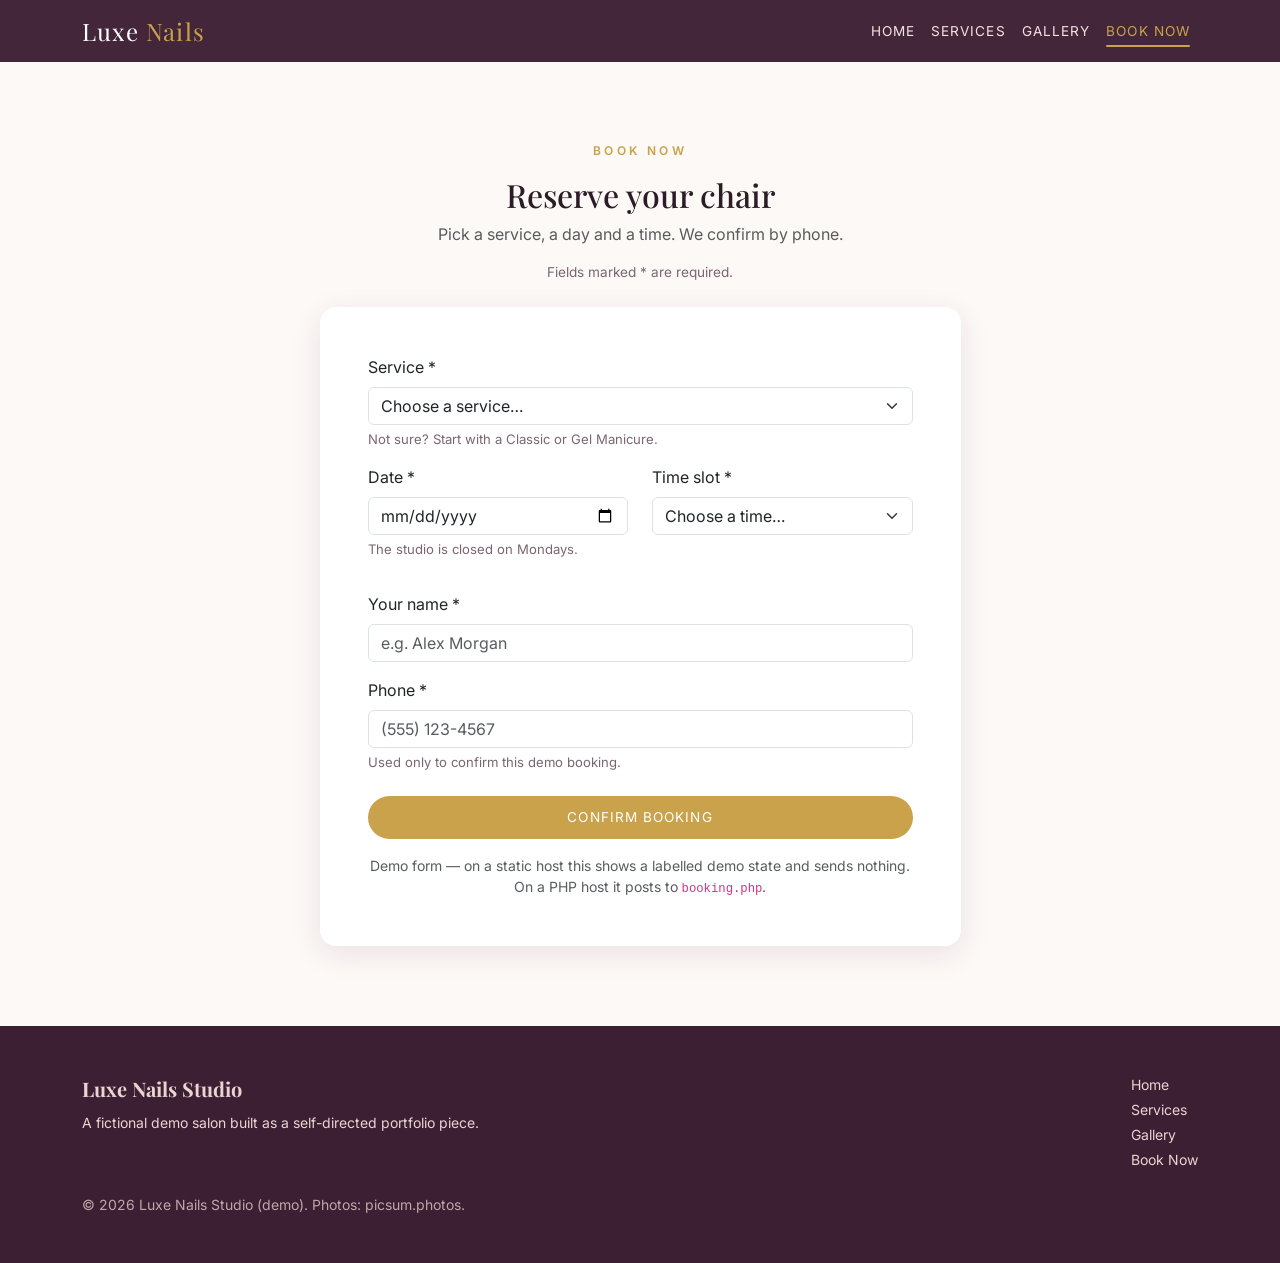
<file: booking.html>
<!doctype html>
<html lang="en">
<head>
<meta charset="utf-8">
<meta name="viewport" content="width=device-width, initial-scale=1">
<title>Book an Appointment — Luxe Nails Studio</title>
<meta name="description" content="Book a fictional appointment at Luxe Nails Studio. Demo form — no real booking is made.">
<link href="https://cdn.jsdelivr.net/npm/bootstrap@5.3.3/dist/css/bootstrap.min.css" rel="stylesheet">
<link href="https://fonts.googleapis.com/css2?family=Playfair+Display:wght@500;700&family=Inter:wght@400;500;600&display=swap" rel="stylesheet">
<link rel="stylesheet" href="assets/css/style.css">
</head>
<body>
<a class="skip-link" href="#main">Skip to main content</a>
<nav class="navbar navbar-expand-lg navbar-dark sticky-top">
  <div class="container">
    <a class="navbar-brand brand" href="index.html">Luxe <span>Nails</span></a>
    <button class="navbar-toggler" type="button" data-bs-toggle="collapse" data-bs-target="#nav" aria-controls="nav" aria-expanded="false" aria-label="Toggle navigation"><span class="navbar-toggler-icon"></span></button>
    <div class="collapse navbar-collapse" id="nav">
      <ul class="navbar-nav ms-auto">
        <li class="nav-item"><a class="nav-link" href="index.html">Home</a></li>
        <li class="nav-item"><a class="nav-link" href="services.html">Services</a></li>
        <li class="nav-item"><a class="nav-link" href="gallery.html">Gallery</a></li>
        <li class="nav-item"><a class="nav-link active" aria-current="page" href="booking.html">Book Now</a></li>
      </ul>
    </div>
  </div>
</nav>

<main id="main">
<section class="section">
  <div class="container">
    <div class="row justify-content-center">
      <div class="col-lg-7">
        <div class="text-center mb-4 reveal">
          <p class="eyebrow">Book now</p>
          <h2>Reserve your chair</h2>
          <p class="text-muted">Pick a service, a day and a time. We confirm by phone.</p>
          <p class="required-note">Fields marked * are required.</p>
        </div>
        <div class="card card-luxe p-4 p-md-5 reveal">
          <div id="booking-status" class="alert d-none" role="alert" aria-live="polite"></div>
          <form id="booking-form" novalidate>
            <div class="mb-3">
              <label class="form-label" for="service">Service *</label>
              <select class="form-select" id="service" name="service" required aria-describedby="serviceHint">
                <!-- options below -->
                <option value="" selected>Choose a service…</option>
                <option>Classic Manicure</option>
                <option>Gel Manicure</option>
                <option>Luxury Spa Pedicure</option>
                <option>Acrylic Full Set</option>
                <option>Nail Art &amp; Design</option>
                <option>Bridal Package</option>
              </select>
              <p class="field-hint" id="serviceHint">Not sure? Start with a Classic or Gel Manicure.</p>
              <p class="invalid-feedback-custom" id="serviceError">Please choose a service.</p>
            </div>
            <div class="row">
              <div class="col-md-6 mb-3">
                <label class="form-label" for="date">Date *</label>
                <input type="date" class="form-control" id="date" name="date" required aria-describedby="dateHint">
                <p class="field-hint" id="dateHint">The studio is closed on Mondays.</p>
                <p class="invalid-feedback-custom" id="dateError">Please choose a date.</p>
              </div>
              <div class="col-md-6 mb-3">
                <label class="form-label" for="time">Time slot *</label>
                <select class="form-select" id="time" name="time" required>
                  <option value="" selected>Choose a time…</option>
                  <option>09:00</option><option>09:30</option><option>10:00</option><option>10:30</option>
                  <option>11:00</option><option>11:30</option><option>12:00</option><option>12:30</option>
                  <option>13:00</option><option>13:30</option><option>14:00</option><option>14:30</option>
                  <option>15:00</option><option>15:30</option><option>16:00</option><option>16:30</option>
                  <option>17:00</option><option>17:30</option><option>18:00</option><option>18:30</option>
                  <option>19:00</option><option>19:30</option>
                </select>
                <p class="invalid-feedback-custom" id="timeError">Please choose a time slot.</p>
              </div>
            </div>
            <div class="mb-3">
              <label class="form-label" for="name">Your name *</label>
              <input type="text" class="form-control" id="name" name="name" placeholder="e.g. Alex Morgan" autocomplete="name" required minlength="2">
              <p class="invalid-feedback-custom" id="nameError">Please enter your name (at least 2 characters).</p>
            </div>
            <div class="mb-4">
              <label class="form-label" for="phone">Phone *</label>
              <input type="tel" class="form-control" id="phone" name="phone" placeholder="(555) 123-4567" autocomplete="tel" required aria-describedby="phoneHint">
              <p class="field-hint" id="phoneHint">Used only to confirm this demo booking.</p>
              <p class="invalid-feedback-custom" id="phoneError">Please enter a phone number.</p>
            </div>
            <button type="submit" class="btn btn-gold w-100">Confirm booking</button>
            <p class="small text-muted text-center mt-3 mb-0">Demo form — on a static host this shows a labelled demo state and sends nothing. On a PHP host it posts to <code>booking.php</code>.</p>
          </form>
        </div>
      </div>
    </div>
  </div>
</section>
</main>

<footer class="py-5">
  <div class="container d-flex flex-column flex-md-row justify-content-between gap-3">
    <div><strong class="serif fs-5">Luxe Nails Studio</strong><p class="mb-0 small mt-2">A fictional demo salon built as a self-directed portfolio piece.</p></div>
    <div class="small"><a href="index.html" class="d-block mb-1">Home</a><a href="services.html" class="d-block mb-1">Services</a><a href="gallery.html" class="d-block mb-1">Gallery</a><a href="booking.html" class="d-block">Book Now</a></div>
  </div>
  <div class="container small mt-4 opacity-75">© <span id="year">2026</span> Luxe Nails Studio (demo). Photos: picsum.photos.</div>
</footer>
<script src="https://cdn.jsdelivr.net/npm/bootstrap@5.3.3/dist/js/bootstrap.bundle.min.js"></script>
<script src="assets/js/main.js"></script>
</body>
</html>
</file>
<file: assets/css/style.css>
/* Luxe Nails Studio — custom styles (Bootstrap 5 handles layout) */
:root{
  --plum:#3d1f33; --plum-2:#5b2a46; --blush:#f7e8e4; --rose:#c97b84;
  --gold:#c9a24b; --ink:#2b1d26; --cream:#fdf9f7;
}
body{font-family:'Inter',system-ui,sans-serif;color:var(--ink);background:var(--cream);}
h1,h2,h3,.serif{font-family:'Playfair Display',Georgia,serif;}
.navbar{background:rgba(61,31,51,.97);}
.navbar .nav-link{color:#f3e3e0!important;letter-spacing:.08em;font-size:.85rem;text-transform:uppercase;}
.navbar .nav-link:hover,.navbar .nav-link.active{color:var(--gold)!important;}
.brand{font-family:'Playfair Display',serif;font-size:1.5rem;color:#fff!important;letter-spacing:.05em;}
.brand span{color:var(--gold);}
.btn-gold{background:var(--gold);color:#fff;border:none;padding:.7rem 1.8rem;letter-spacing:.08em;text-transform:uppercase;font-size:.85rem;border-radius:999px;transition:transform .25s,box-shadow .25s;}
.btn-gold:hover{background:#b08d3e;color:#fff;transform:translateY(-2px);box-shadow:0 10px 24px rgba(201,162,75,.4);}
.btn-outline-plum{border:1px solid var(--plum);color:var(--plum);border-radius:999px;padding:.6rem 1.6rem;text-transform:uppercase;font-size:.85rem;letter-spacing:.08em;}
.btn-outline-plum:hover{background:var(--plum);color:#fff;}
.hero{min-height:82vh;background:linear-gradient(105deg,rgba(61,31,51,.92) 0%,rgba(61,31,51,.55) 55%,rgba(61,31,51,.15) 100%),url('https://picsum.photos/seed/luxe-hero/1600/1000') center/cover;display:flex;align-items:center;color:#fff;}
.hero h1{font-size:clamp(2.6rem,6vw,4.6rem);line-height:1.05;}
.hero .lead{color:#f3e3e0;max-width:560px;}
.eyebrow{letter-spacing:.28em;text-transform:uppercase;font-size:.75rem;color:var(--gold);font-weight:600;}
.section{padding:5rem 0;}
.section-alt{background:var(--blush);}
.card-luxe{border:none;border-radius:1rem;overflow:hidden;box-shadow:0 8px 30px rgba(61,31,51,.10);transition:transform .3s,box-shadow .3s;background:#fff;}
.card-luxe:hover{transform:translateY(-6px);box-shadow:0 18px 40px rgba(61,31,51,.18);}
.card-luxe img{height:230px;object-fit:cover;transition:transform .5s;}
.card-luxe:hover img{transform:scale(1.05);}
.price{color:var(--plum-2);font-weight:700;font-size:1.25rem;}
.price-table td,.price-table th{padding:1rem .75rem;vertical-align:middle;}
.gallery-img{border-radius:1rem;height:300px;width:100%;object-fit:cover;transition:transform .4s,box-shadow .4s;cursor:pointer;}
.gallery-img:hover{transform:scale(1.03);box-shadow:0 14px 34px rgba(61,31,51,.25);}
footer{background:var(--plum);color:#e8d5d2;}
footer a{color:#e8d5d2;text-decoration:none;}
footer a:hover{color:var(--gold);}
/* Scroll reveal */
.reveal{opacity:0;transform:translateY(28px);transition:opacity .7s ease,transform .7s ease;}
.reveal.visible{opacity:1;transform:none;}

/* ===== Polish layer: motion, micro-interactions, focus, responsive ===== */
.skip-link{position:absolute;left:12px;top:-60px;z-index:2000;background:var(--plum);color:#fff;padding:10px 18px;border-radius:10px;font-weight:600;text-decoration:none;transition:top .2s ease;}
.skip-link:focus{top:12px;color:#fff;}
:focus-visible{outline:3px solid rgba(201,162,75,.75);outline-offset:2px;border-radius:6px;}
.navbar .nav-link{position:relative;}
.navbar .nav-link::after{content:"";position:absolute;left:.5rem;right:.5rem;bottom:2px;height:2px;background:var(--gold);border-radius:2px;transform:scaleX(0);transform-origin:left;transition:transform .25s ease;}
.navbar .nav-link:hover::after,.navbar .nav-link.active::after{transform:scaleX(1);}
.btn-gold:active,.btn-outline-plum:active,.btn-outline-light:active{transform:translateY(0) scale(.97);}
.btn-outline-plum{transition:background-color .2s,color .2s,transform .15s,box-shadow .2s;}
.btn-outline-plum:hover{box-shadow:0 8px 20px rgba(61,31,51,.22);}
.btn-gold:focus-visible,.btn-outline-plum:focus-visible{outline:3px solid rgba(201,162,75,.8);outline-offset:3px;}
/* Animated hero: slow background drift + soft glow */
.hero{position:relative;overflow:hidden;background-size:cover;background-position:center;animation:heroDrift 22s ease-in-out infinite alternate;}
@keyframes heroDrift{from{background-position:50% 40%;}to{background-position:50% 62%;}}
.hero::after{content:"";position:absolute;right:-120px;top:-120px;width:340px;height:340px;border-radius:50%;background:radial-gradient(circle,rgba(201,162,75,.35),transparent 65%);animation:glowFloat 10s ease-in-out infinite alternate;pointer-events:none;}
@keyframes glowFloat{from{transform:translate(0,0) scale(1);}to{transform:translate(-24px,20px) scale(1.1);}}
.hero .container{position:relative;z-index:1;}
.hero-hours{display:inline-block;background:rgba(255,255,255,.14);border:1px solid rgba(255,255,255,.35);color:#fff;border-radius:999px;padding:.4rem 1rem;font-size:.85rem;margin-top:1.4rem;}
.scroll-cue{display:inline-flex;align-items:center;gap:.5rem;color:#f3e3e0;text-decoration:none;font-size:.85rem;letter-spacing:.12em;text-transform:uppercase;margin-top:2.2rem;}
.scroll-cue:hover{color:var(--gold);}
.scroll-cue .cue-arrow{display:inline-block;animation:cueBounce 1.8s ease-in-out infinite;}
@keyframes cueBounce{0%,100%{transform:translateY(0);}50%{transform:translateY(5px);}}
/* Cards & gallery */
.card-luxe:focus-within{transform:translateY(-6px);box-shadow:0 18px 40px rgba(61,31,51,.18);}
.card-luxe:focus-within img{transform:scale(1.05);}
.gallery-item{margin:0;}
.gallery-btn{display:block;width:100%;padding:0;border:none;background:none;border-radius:1rem;overflow:hidden;position:relative;cursor:pointer;}
.gallery-btn .gallery-img{display:block;}
.gallery-cap{position:absolute;left:0;right:0;bottom:0;padding:.9rem 1rem .7rem;color:#fff;font-size:.88rem;text-align:left;background:linear-gradient(transparent,rgba(43,29,38,.78));opacity:0;transform:translateY(8px);transition:opacity .3s,transform .3s;}
.gallery-btn:hover .gallery-cap,.gallery-btn:focus-visible .gallery-cap{opacity:1;transform:none;}
.gallery-btn:hover .gallery-img,.gallery-btn:focus-visible .gallery-img{transform:scale(1.04);box-shadow:0 14px 34px rgba(61,31,51,.25);}
.gallery-btn:focus-visible{outline:3px solid rgba(201,162,75,.85);outline-offset:3px;}
/* Steps */
.step-card{transition:transform .3s,box-shadow .3s;}
.step-card:hover{transform:translateY(-5px);box-shadow:0 16px 36px rgba(61,31,51,.16);}
.step-num{width:52px;height:52px;border-radius:50%;background:var(--blush);color:var(--plum-2);display:grid;place-items:center;font-family:'Playfair Display',serif;font-size:1.3rem;font-weight:700;margin:0 auto 1rem;}
/* Price table */
.price-table tbody tr{transition:background-color .2s;}
.price-table .book-link{white-space:nowrap;font-weight:600;color:var(--plum-2);text-decoration:none;}
.price-table .book-link:hover{color:var(--gold);text-decoration:underline;}
/* Forms */
.field-hint{color:#7a6672;font-size:.82rem;margin-top:.3rem;}
.required-note{color:#7a6672;font-size:.85rem;}
.form-control:focus,.form-select:focus{border-color:var(--rose);box-shadow:0 0 0 .2rem rgba(201,123,132,.2);}
.form-control.is-invalid,.form-select.is-invalid{border-color:#c0392b;}
.invalid-feedback-custom{color:#c0392b;font-size:.85rem;margin-top:.3rem;display:none;}
.invalid-feedback-custom.show{display:block;}
#booking-status{animation:fadeSlide .35s ease both;}
@keyframes fadeSlide{from{opacity:0;transform:translateY(6px);}to{opacity:1;transform:none;}}
/* Back to top */
.back-to-top{position:fixed;right:18px;bottom:18px;z-index:1050;width:46px;height:46px;border-radius:50%;border:none;background:var(--plum);color:#fff;font-size:1.1rem;box-shadow:0 10px 24px rgba(61,31,51,.35);opacity:0;pointer-events:none;transform:translateY(10px);transition:opacity .3s,transform .3s,background-color .2s;}
.back-to-top.show{opacity:1;pointer-events:auto;transform:none;}
.back-to-top:hover{background:var(--plum-2);}
/* Lightbox */
.lightbox-img{width:100%;max-height:70vh;object-fit:cover;border-radius:.75rem;}
/* Responsive */
@media (max-width:767.98px){
  .section{padding:3.2rem 0;}
  .hero{min-height:68vh;}
  .gallery-img{height:200px;}
  .card-luxe img{height:200px;}
  .price-table td,.price-table th{padding:.8rem .5rem;font-size:.92rem;}
}
@media (max-width:575.98px){
  .hero .btn-gold,.hero .btn-outline-light{width:100%;margin-bottom:.6rem;}
  .gallery-img{height:160px;}
}
/* Reduced motion across the site */
@media (prefers-reduced-motion:reduce){
  html{scroll-behavior:auto;}
  *,*::before,*::after{animation-duration:.01ms!important;animation-iteration-count:1!important;transition-duration:.01ms!important;}
  .reveal{opacity:1;transform:none;}
  .hero,.hero::after,.scroll-cue .cue-arrow{animation:none;}
  .card-luxe:hover,.step-card:hover,.gallery-btn:hover .gallery-img{transform:none;}
  .gallery-cap{opacity:1;transform:none;}
}
</file>
